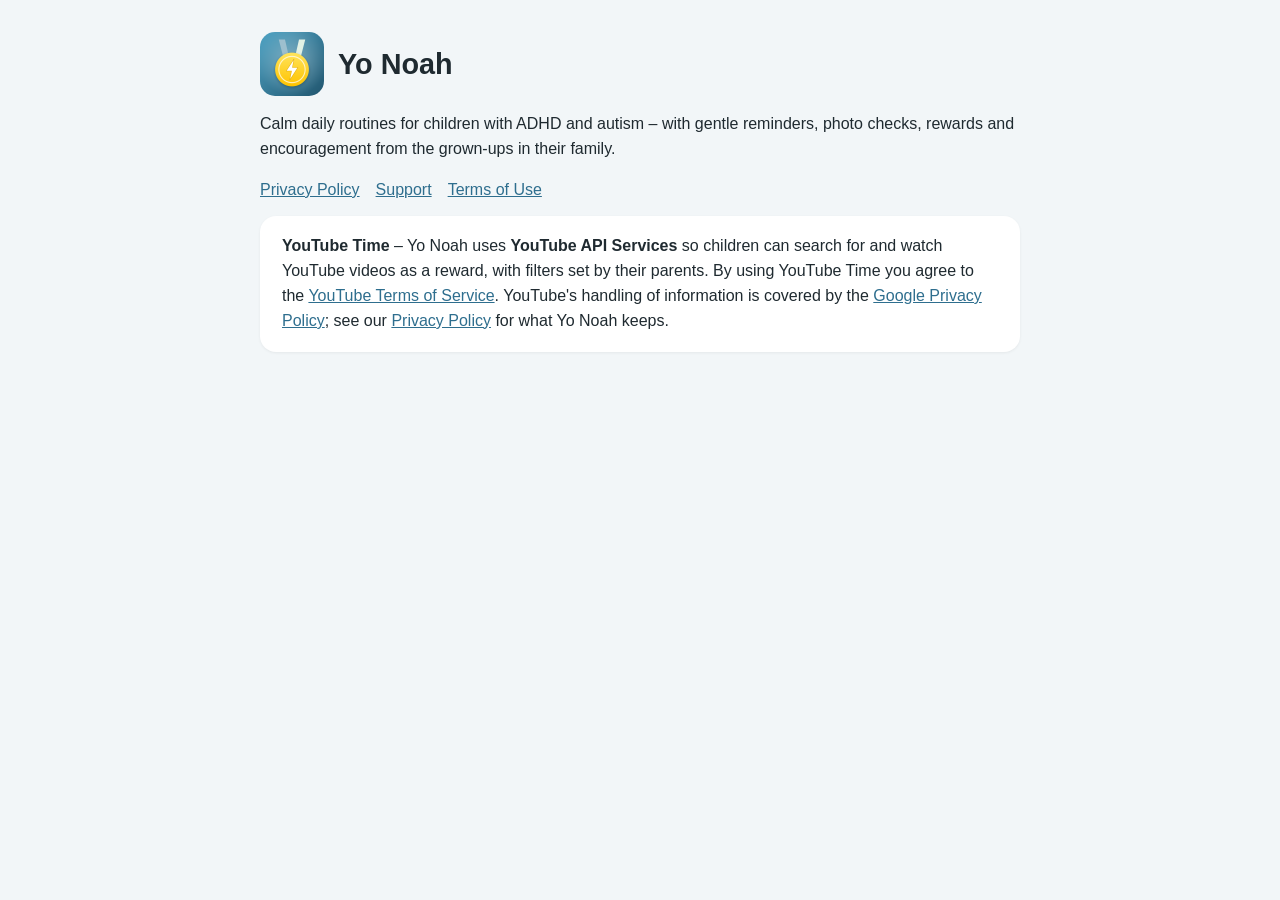
<file: index.html>
<!doctype html>
<html lang="en-GB"><head><meta charset="utf-8"><meta name="viewport" content="width=device-width,initial-scale=1">
<title>Yo Noah</title><link rel="stylesheet" href="style.css"></head>
<body><main>
<header><img src="icon.png" alt=""><h1>Yo Noah</h1></header>
<p>Calm daily routines for children with ADHD and autism – with gentle reminders, photo checks, rewards and encouragement from the grown-ups in their family.</p>
<nav><a href="privacy.html">Privacy Policy</a><a href="support.html">Support</a><a href="terms.html">Terms of Use</a></nav>
<div class="card"><strong>YouTube Time</strong> – Yo Noah uses <strong>YouTube API Services</strong> so children can search for and watch YouTube videos as a reward, with filters set by their parents. By using YouTube Time you agree to the <a href="https://www.youtube.com/t/terms">YouTube Terms of Service</a>. YouTube's handling of information is covered by the <a href="https://policies.google.com/privacy">Google Privacy Policy</a>; see our <a href="privacy.html">Privacy Policy</a> for what Yo Noah keeps.</div>
</main></body></html>
</file>
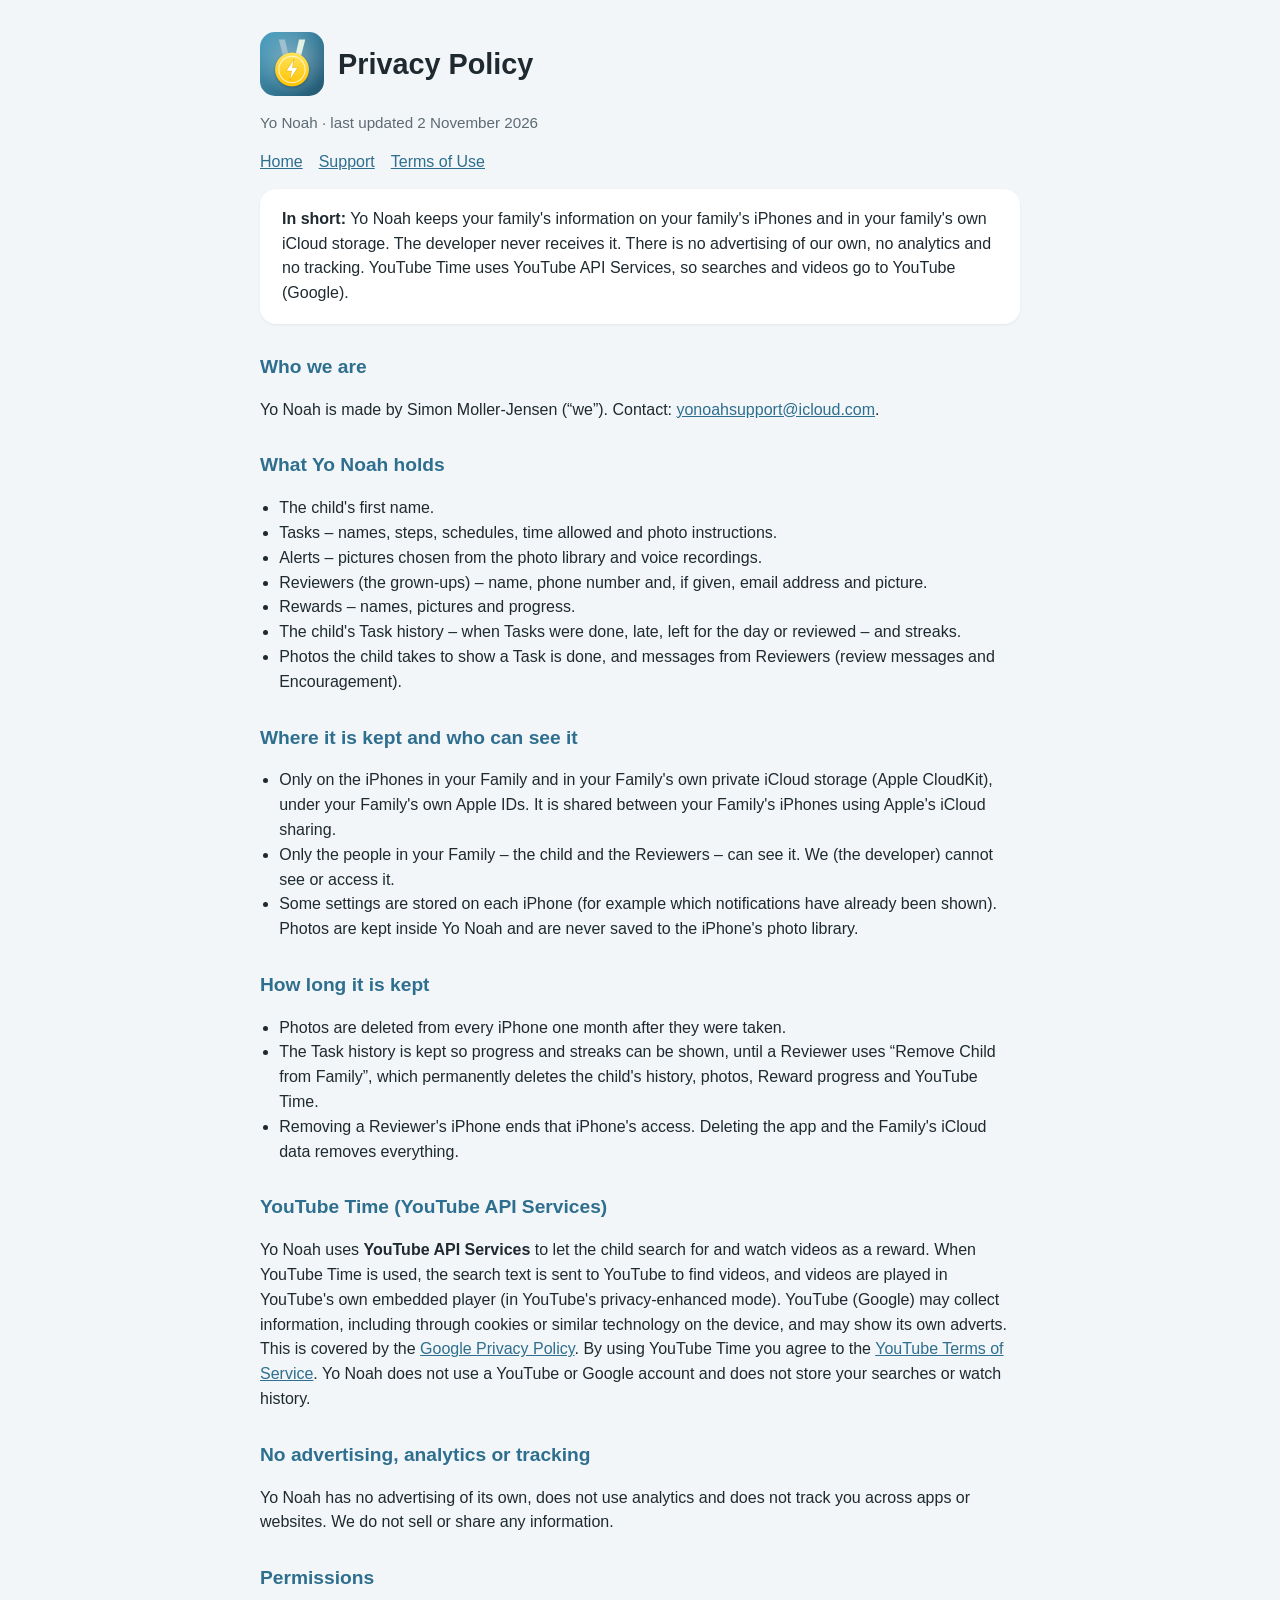
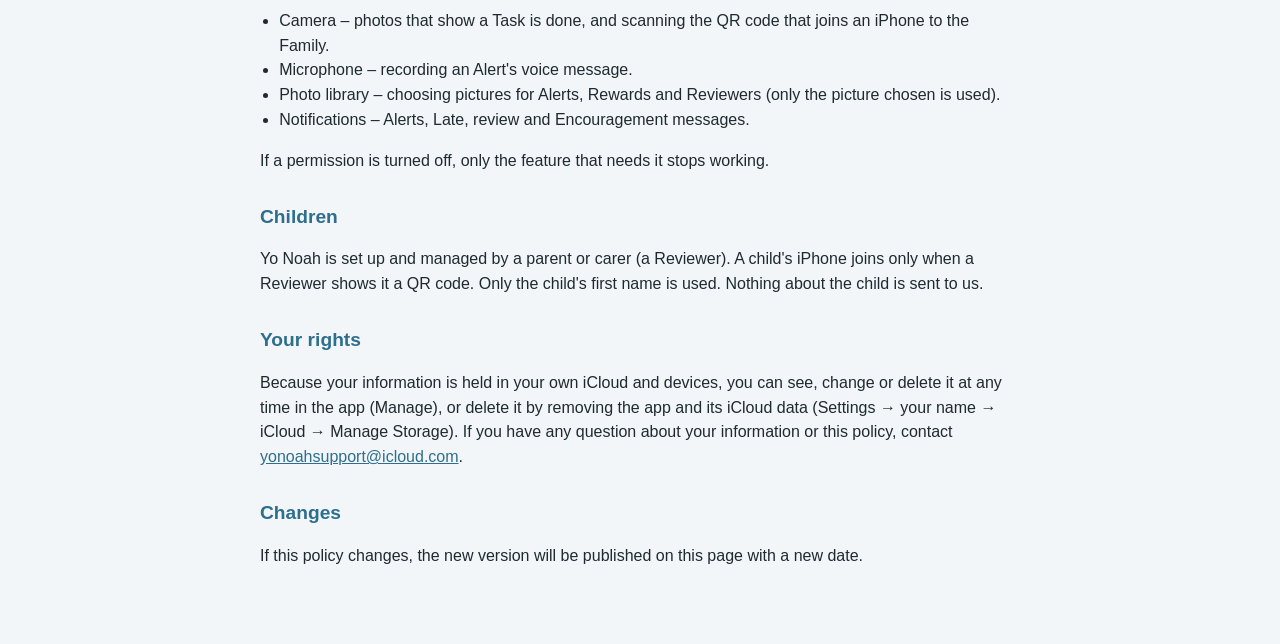
<file: privacy.html>
<!doctype html>
<html lang="en-GB"><head><meta charset="utf-8"><meta name="viewport" content="width=device-width,initial-scale=1">
<title>Yo Noah – Privacy Policy</title><link rel="stylesheet" href="style.css"></head>
<body><main>
<header><img src="icon.png" alt=""><h1>Privacy Policy</h1></header>
<p class="muted">Yo Noah · last updated 2 November 2026</p>
<nav><a href="index.html">Home</a><a href="support.html">Support</a><a href="terms.html">Terms of Use</a></nav>

<div class="card"><strong>In short:</strong> Yo Noah keeps your family's information on your family's iPhones and in your family's own iCloud storage. The developer never receives it. There is no advertising of our own, no analytics and no tracking. YouTube Time uses YouTube API Services, so searches and videos go to YouTube (Google).</div>

<h2>Who we are</h2>
<p>Yo Noah is made by Simon Moller-Jensen (“we”). Contact: <a href="mailto:yonoahsupport@icloud.com">yonoahsupport@icloud.com</a>.</p>

<h2>What Yo Noah holds</h2>
<ul>
<li>The child's first name.</li>
<li>Tasks – names, steps, schedules, time allowed and photo instructions.</li>
<li>Alerts – pictures chosen from the photo library and voice recordings.</li>
<li>Reviewers (the grown-ups) – name, phone number and, if given, email address and picture.</li>
<li>Rewards – names, pictures and progress.</li>
<li>The child's Task history – when Tasks were done, late, left for the day or reviewed – and streaks.</li>
<li>Photos the child takes to show a Task is done, and messages from Reviewers (review messages and Encouragement).</li>
</ul>

<h2>Where it is kept and who can see it</h2>
<ul>
<li>Only on the iPhones in your Family and in your Family's own private iCloud storage (Apple CloudKit), under your Family's own Apple IDs. It is shared between your Family's iPhones using Apple's iCloud sharing.</li>
<li>Only the people in your Family – the child and the Reviewers – can see it. We (the developer) cannot see or access it.</li>
<li>Some settings are stored on each iPhone (for example which notifications have already been shown). Photos are kept inside Yo Noah and are never saved to the iPhone's photo library.</li>
</ul>

<h2>How long it is kept</h2>
<ul>
<li>Photos are deleted from every iPhone one month after they were taken.</li>
<li>The Task history is kept so progress and streaks can be shown, until a Reviewer uses “Remove Child from Family”, which permanently deletes the child's history, photos, Reward progress and YouTube Time.</li>
<li>Removing a Reviewer's iPhone ends that iPhone's access. Deleting the app and the Family's iCloud data removes everything.</li>
</ul>

<h2>YouTube Time (YouTube API Services)</h2>
<p>Yo Noah uses <strong>YouTube API Services</strong> to let the child search for and watch videos as a reward. When YouTube Time is used, the search text is sent to YouTube to find videos, and videos are played in YouTube's own embedded player (in YouTube's privacy-enhanced mode). YouTube (Google) may collect information, including through cookies or similar technology on the device, and may show its own adverts. This is covered by the <a href="https://policies.google.com/privacy">Google Privacy Policy</a>. By using YouTube Time you agree to the <a href="https://www.youtube.com/t/terms">YouTube Terms of Service</a>. Yo Noah does not use a YouTube or Google account and does not store your searches or watch history.</p>

<h2>No advertising, analytics or tracking</h2>
<p>Yo Noah has no advertising of its own, does not use analytics and does not track you across apps or websites. We do not sell or share any information.</p>

<h2>Permissions</h2>
<ul>
<li>Camera – photos that show a Task is done, and scanning the QR code that joins an iPhone to the Family.</li>
<li>Microphone – recording an Alert's voice message.</li>
<li>Photo library – choosing pictures for Alerts, Rewards and Reviewers (only the picture chosen is used).</li>
<li>Notifications – Alerts, Late, review and Encouragement messages.</li>
</ul>
<p>If a permission is turned off, only the feature that needs it stops working.</p>

<h2>Children</h2>
<p>Yo Noah is set up and managed by a parent or carer (a Reviewer). A child's iPhone joins only when a Reviewer shows it a QR code. Only the child's first name is used. Nothing about the child is sent to us.</p>

<h2>Your rights</h2>
<p>Because your information is held in your own iCloud and devices, you can see, change or delete it at any time in the app (Manage), or delete it by removing the app and its iCloud data (Settings → your name → iCloud → Manage Storage). If you have any question about your information or this policy, contact <a href="mailto:yonoahsupport@icloud.com">yonoahsupport@icloud.com</a>.</p>

<h2>Changes</h2>
<p>If this policy changes, the new version will be published on this page with a new date.</p>
</main></body></html>
</file>
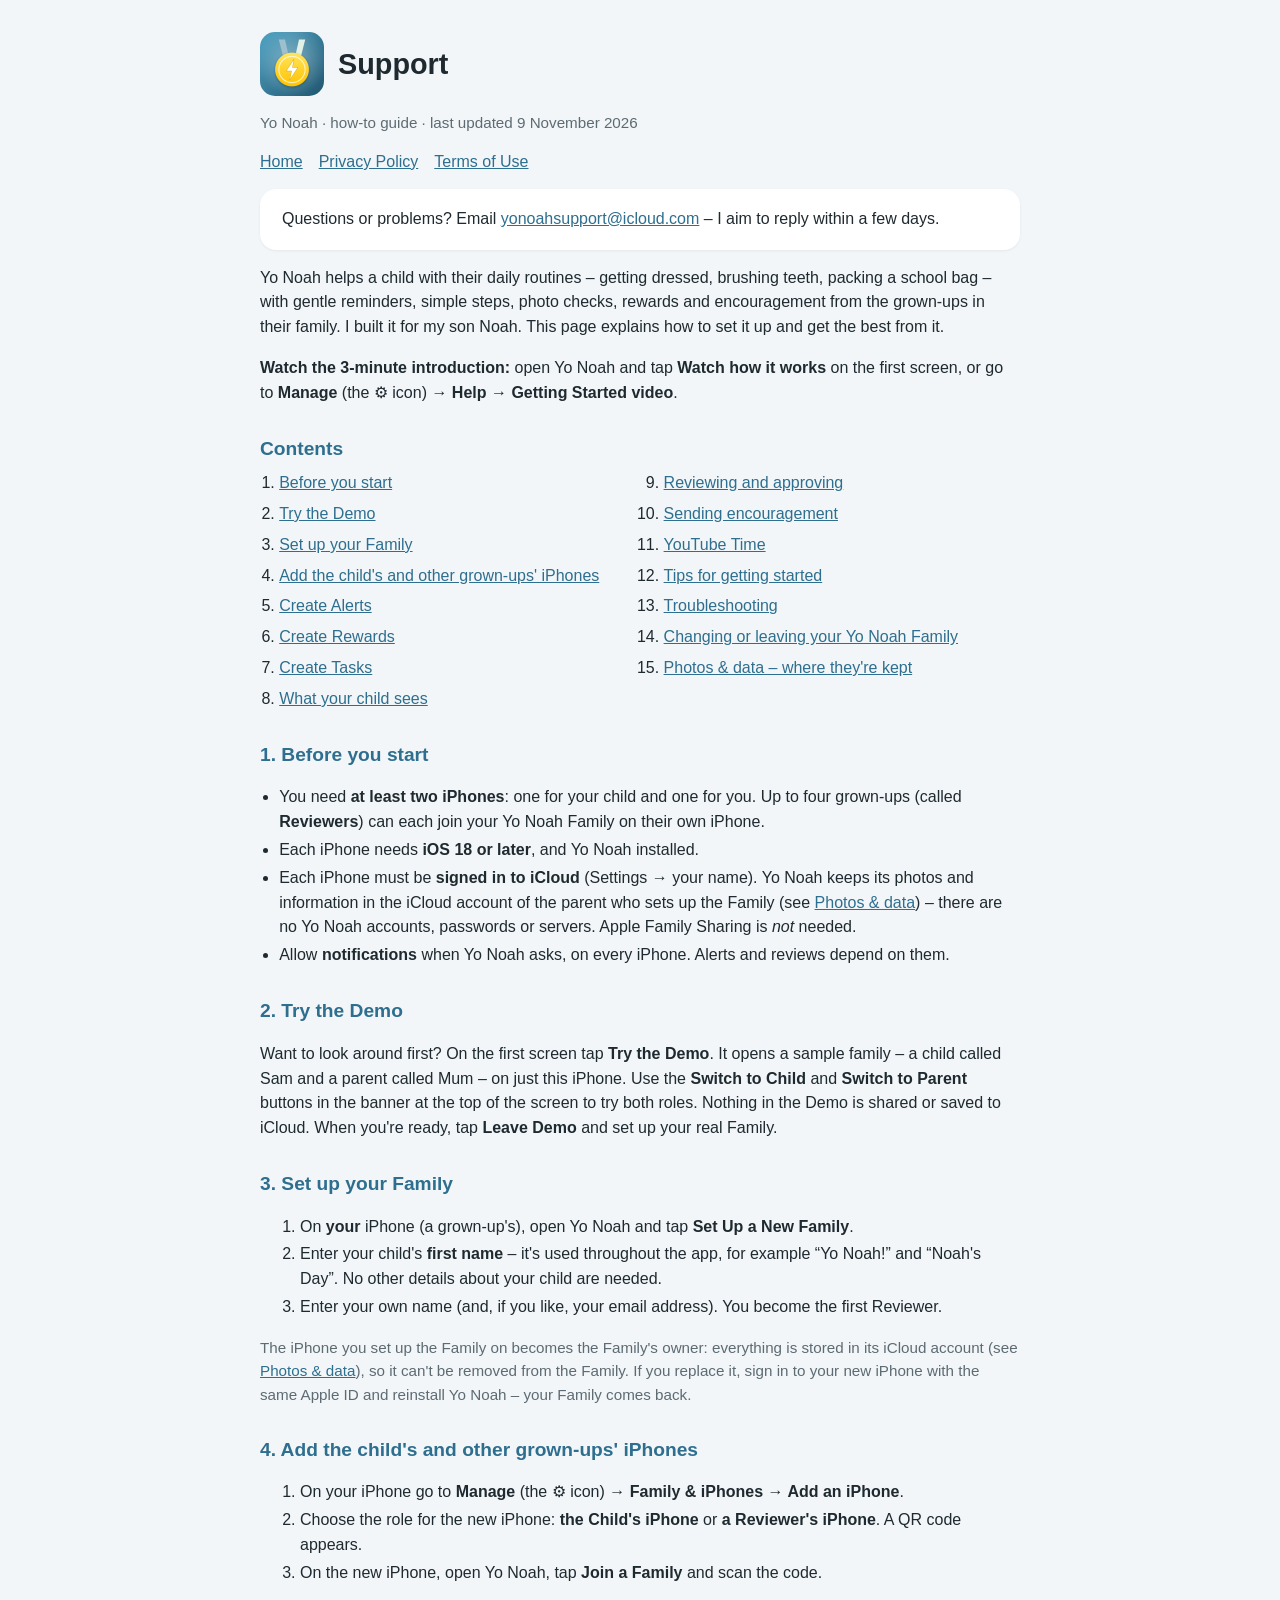
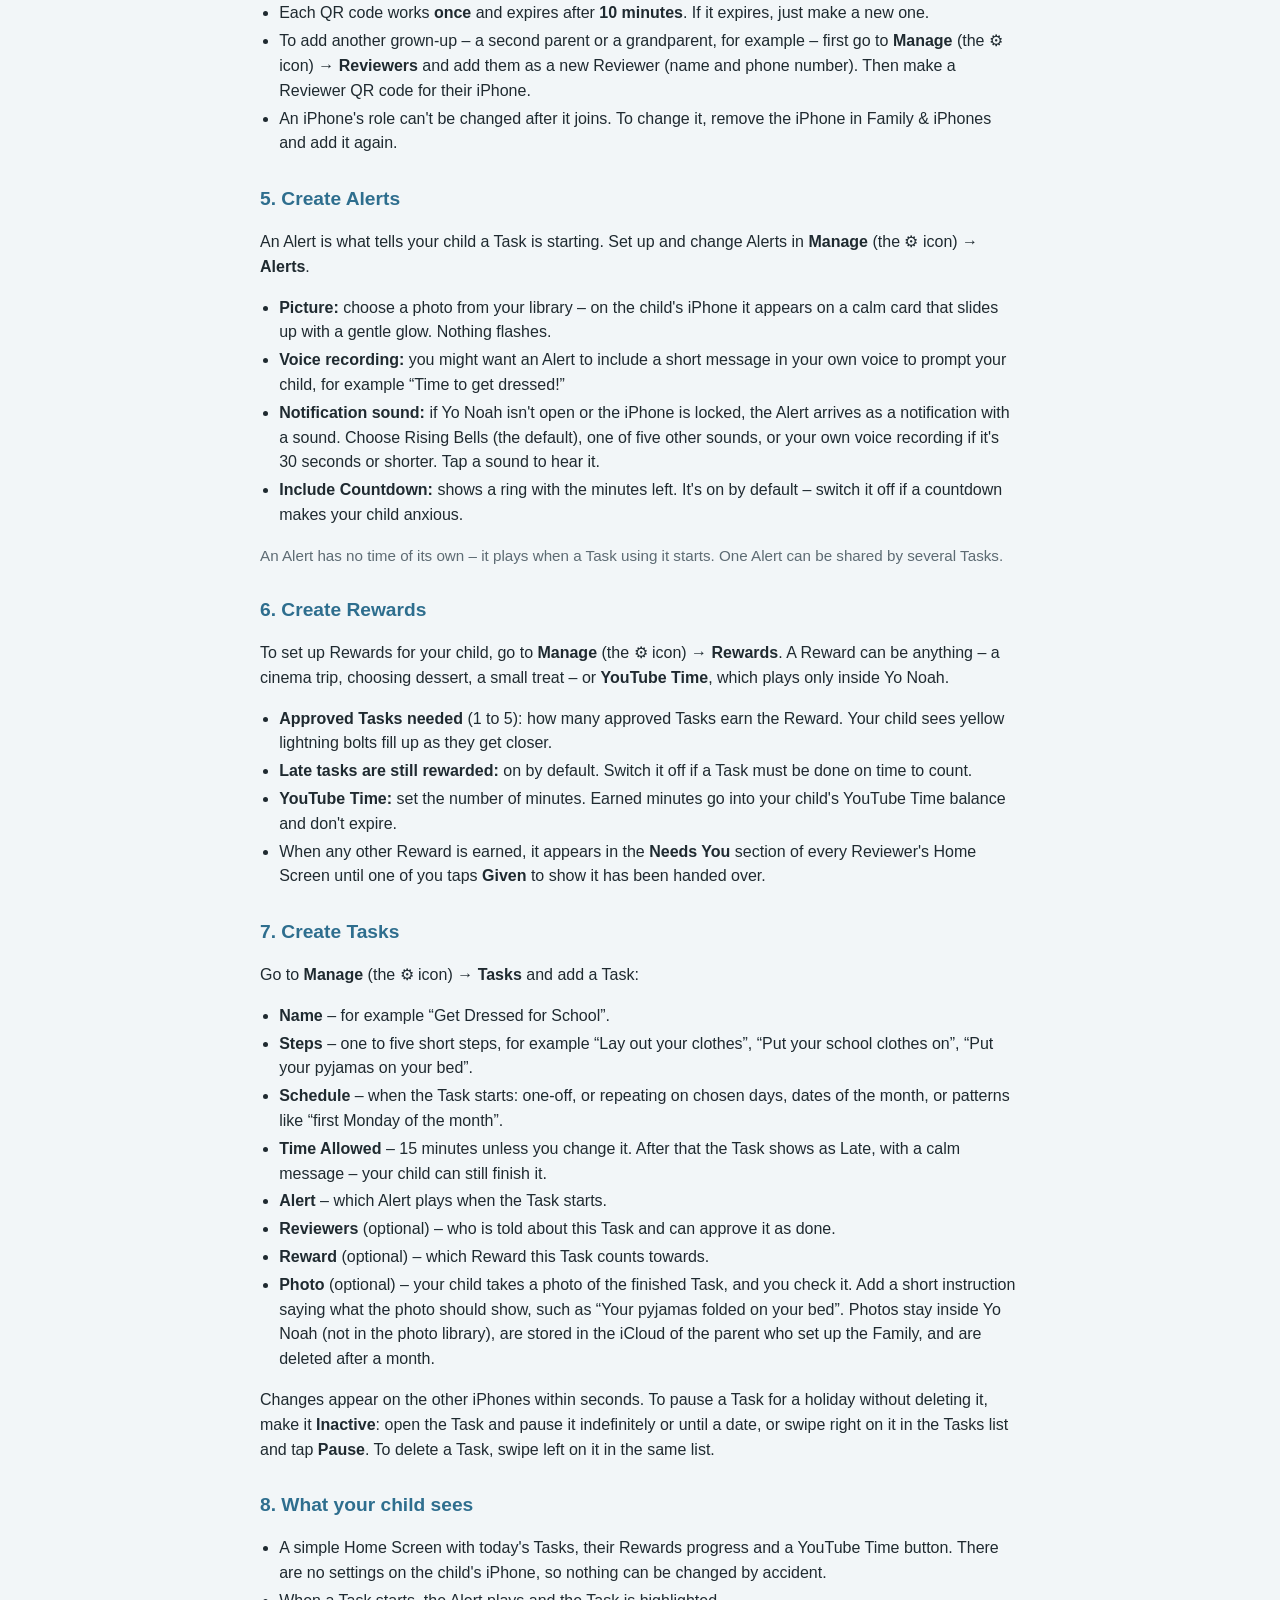
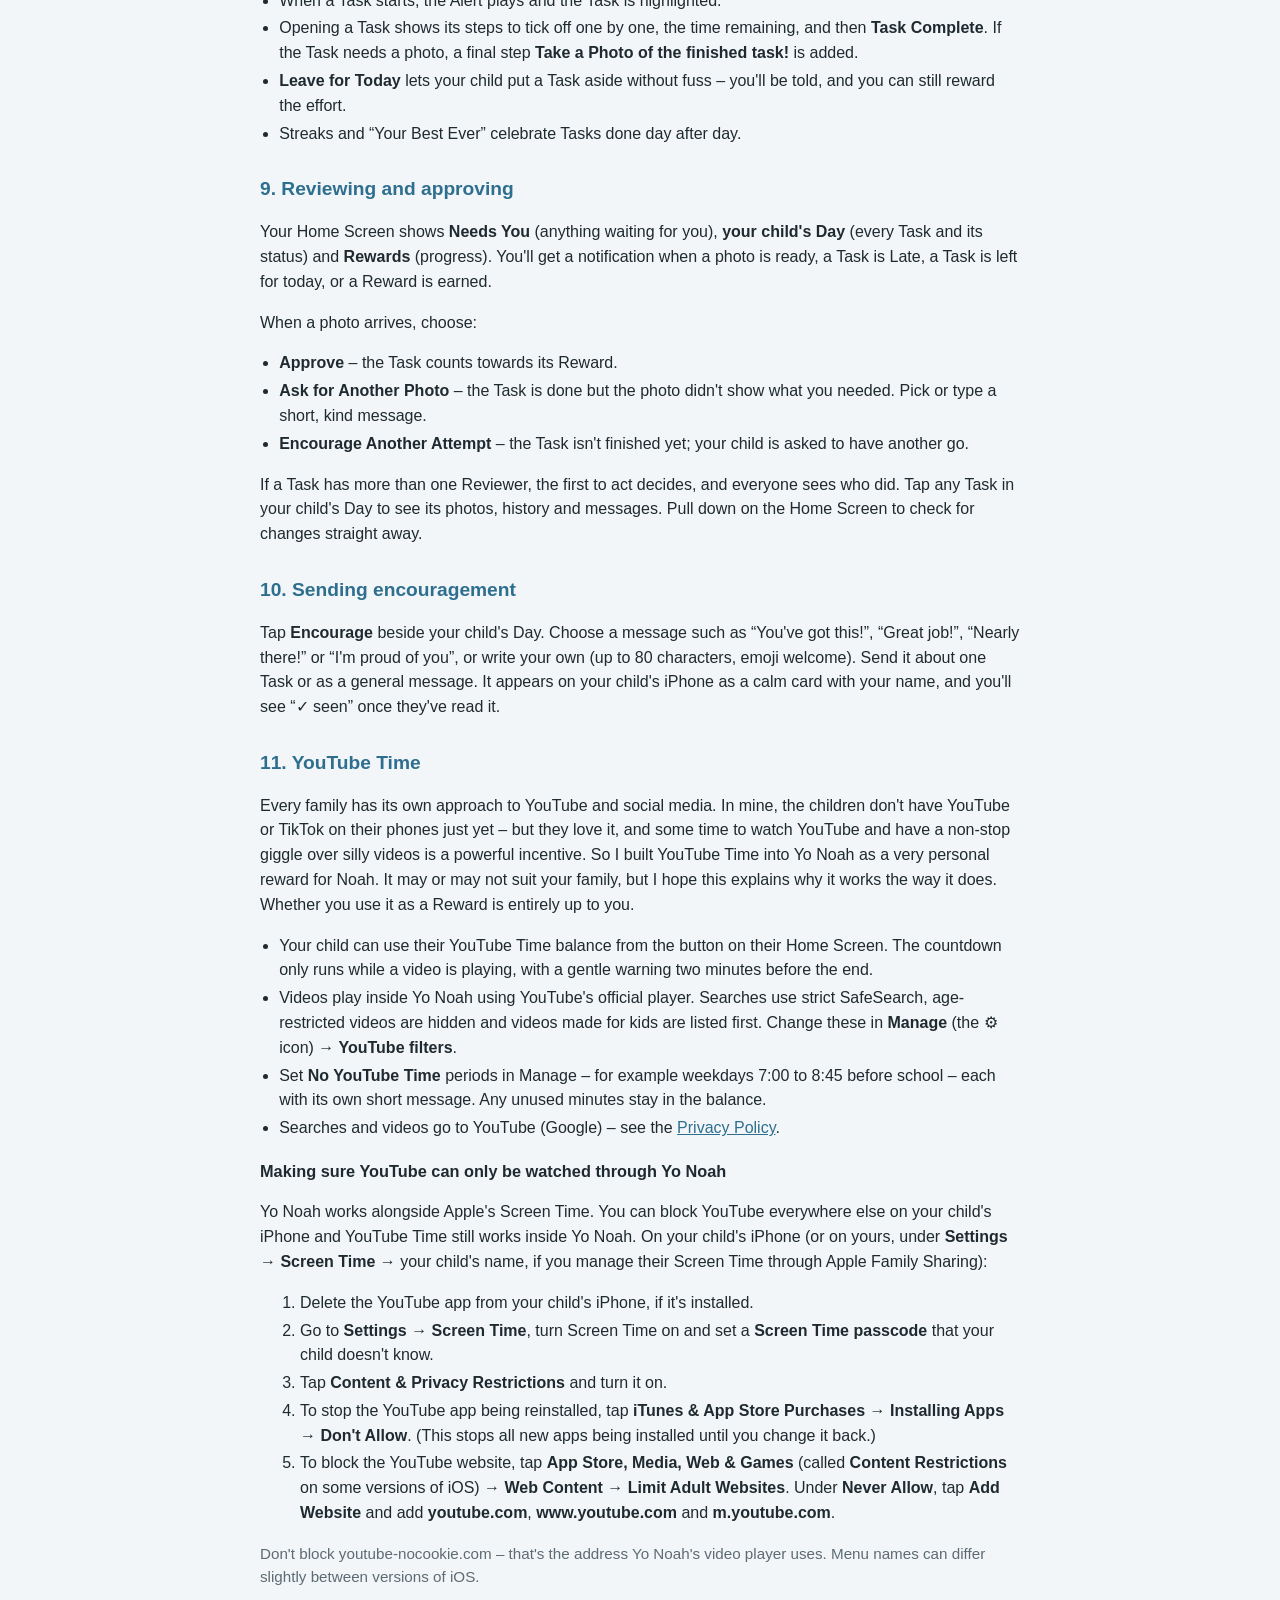
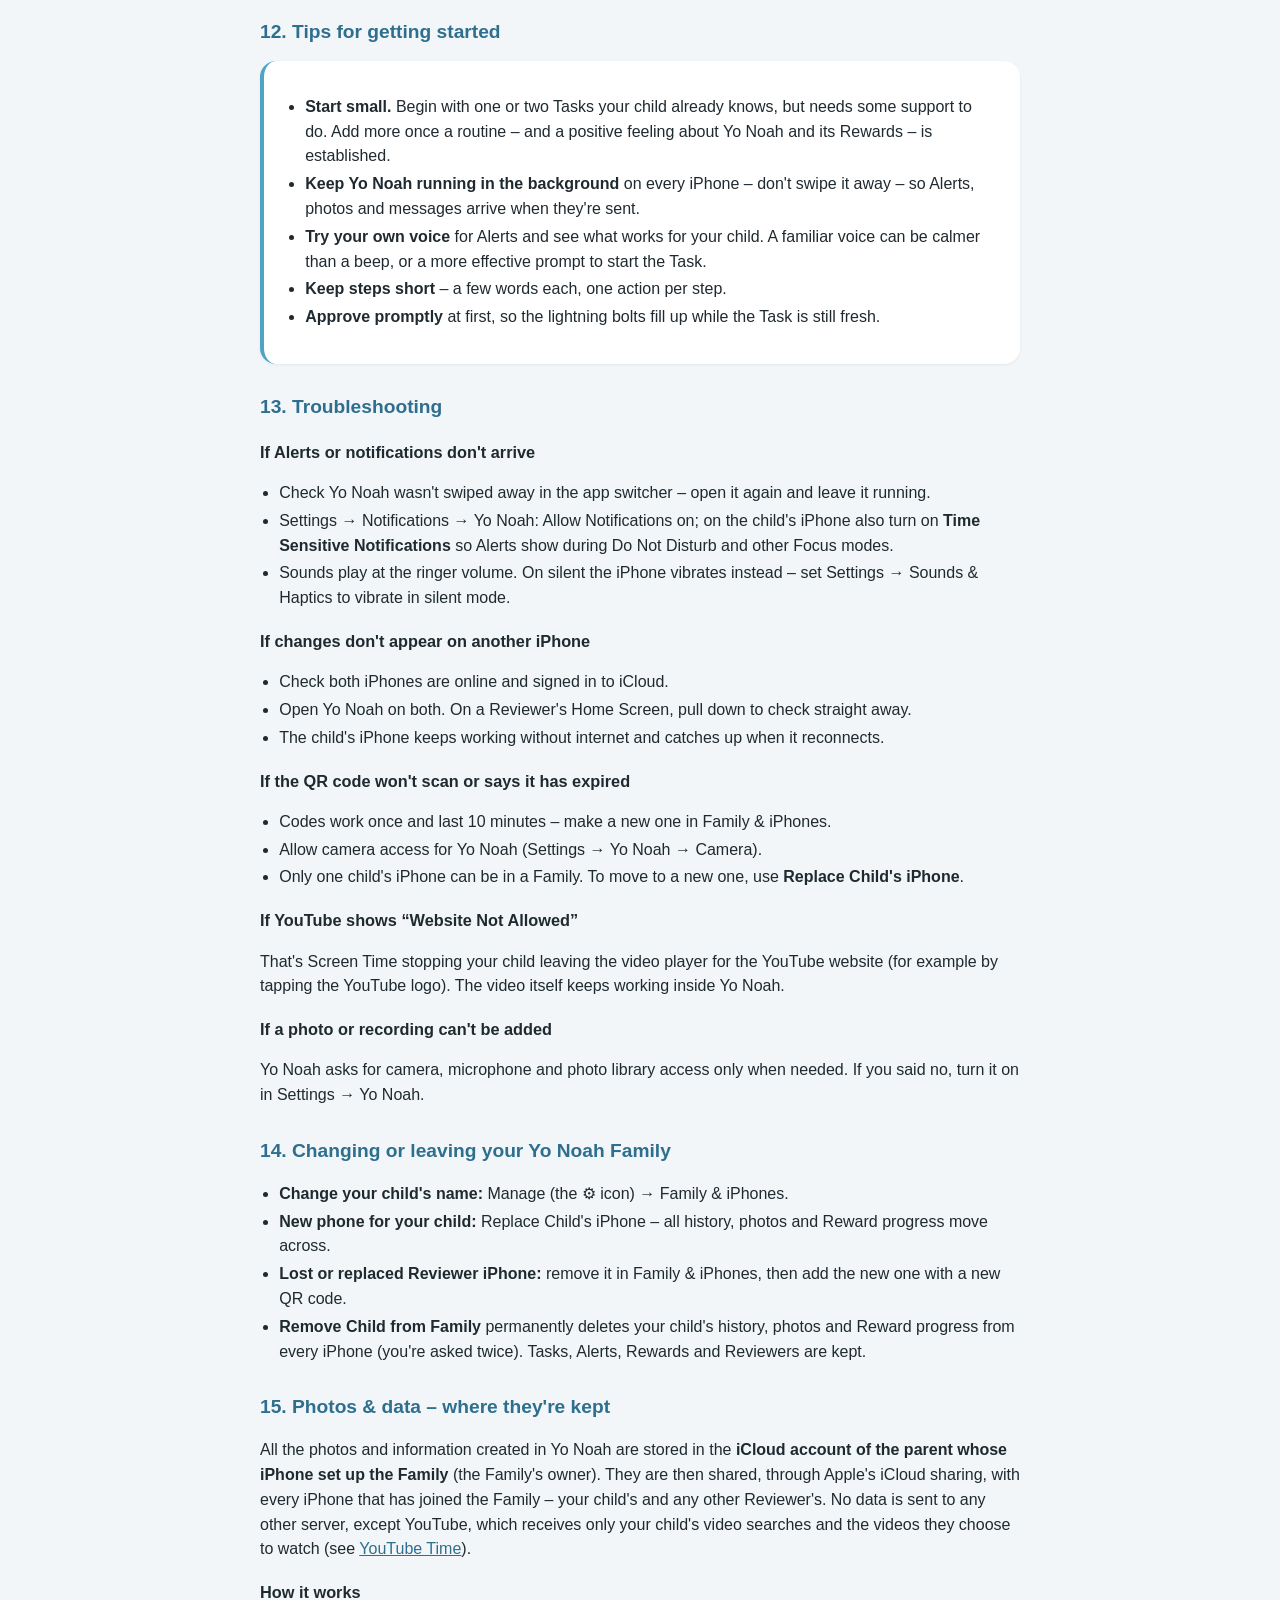
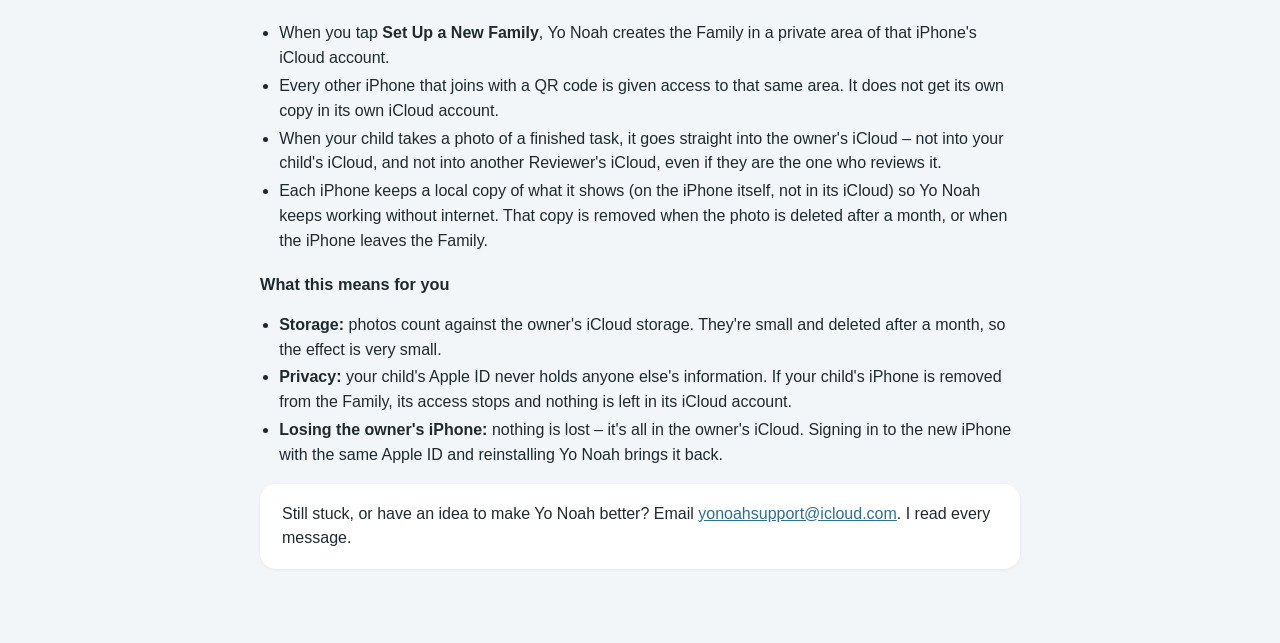
<file: support.html>
<!doctype html>
<html lang="en-GB"><head><meta charset="utf-8"><meta name="viewport" content="width=device-width,initial-scale=1">
<title>Yo Noah – Support and How-to Guide</title><link rel="stylesheet" href="style.css">
<style>
.toc{columns:2;column-gap:28px;padding-left:1.2rem;margin:6px 0}
@media (max-width:560px){.toc{columns:1}}
h3{font-size:1.02rem;margin:18px 0 4px}
.tip{border-left:4px solid #4FA3C4}
li{margin:3px 0}
.toc li{margin:0 0 6px;break-inside:avoid}
</style></head>
<body><main>
<header><img src="icon.png" alt=""><h1>Support</h1></header>
<p class="muted">Yo Noah · how-to guide · last updated 9 November 2026</p>
<nav><a href="index.html">Home</a><a href="privacy.html">Privacy Policy</a><a href="terms.html">Terms of Use</a></nav>

<div class="card">Questions or problems? Email <a href="mailto:yonoahsupport@icloud.com">yonoahsupport@icloud.com</a> – I aim to reply within a few days.</div>

<p>Yo Noah helps a child with their daily routines – getting dressed, brushing teeth, packing a school bag – with gentle reminders, simple steps, photo checks, rewards and encouragement from the grown-ups in their family. I built it for my son Noah. This page explains how to set it up and get the best from it.</p>

<p><strong>Watch the 3-minute introduction:</strong> open Yo Noah and tap <strong>Watch how it works</strong> on the first screen, or go to <strong>Manage</strong> (the ⚙︎ icon) <strong>→ Help → Getting Started video</strong>.</p>

<h2>Contents</h2>
<ol class="toc">
<li><a href="#before">Before you start</a></li>
<li><a href="#demo">Try the Demo</a></li>
<li><a href="#family">Set up your Family</a></li>
<li><a href="#iphones">Add the child's and other grown-ups' iPhones</a></li>
<li><a href="#alerts">Create Alerts</a></li>
<li><a href="#rewards">Create Rewards</a></li>
<li><a href="#tasks">Create Tasks</a></li>
<li><a href="#child">What your child sees</a></li>
<li><a href="#review">Reviewing and approving</a></li>
<li><a href="#encourage">Sending encouragement</a></li>
<li><a href="#youtube">YouTube Time</a></li>
<li><a href="#tips">Tips for getting started</a></li>
<li><a href="#trouble">Troubleshooting</a></li>
<li><a href="#manage">Changing or leaving your Yo Noah Family</a></li>
<li><a href="#data">Photos &amp; data – where they're kept</a></li>
</ol>

<h2 id="before">1. Before you start</h2>
<ul>
<li>You need <strong>at least two iPhones</strong>: one for your child and one for you. Up to four grown-ups (called <strong>Reviewers</strong>) can each join your Yo Noah Family on their own iPhone.</li>
<li>Each iPhone needs <strong>iOS 18 or later</strong>, and Yo Noah installed.</li>
<li>Each iPhone must be <strong>signed in to iCloud</strong> (Settings → your name). Yo Noah keeps its photos and information in the iCloud account of the parent who sets up the Family (see <a href="#data">Photos &amp; data</a>) – there are no Yo Noah accounts, passwords or servers. Apple Family Sharing is <em>not</em> needed.</li>
<li>Allow <strong>notifications</strong> when Yo Noah asks, on every iPhone. Alerts and reviews depend on them.</li>
</ul>

<h2 id="demo">2. Try the Demo</h2>
<p>Want to look around first? On the first screen tap <strong>Try the Demo</strong>. It opens a sample family – a child called Sam and a parent called Mum – on just this iPhone. Use the <strong>Switch to Child</strong> and <strong>Switch to Parent</strong> buttons in the banner at the top of the screen to try both roles. Nothing in the Demo is shared or saved to iCloud. When you're ready, tap <strong>Leave Demo</strong> and set up your real Family.</p>

<h2 id="family">3. Set up your Family</h2>
<ol>
<li>On <strong>your</strong> iPhone (a grown-up's), open Yo Noah and tap <strong>Set Up a New Family</strong>.</li>
<li>Enter your child's <strong>first name</strong> – it's used throughout the app, for example “Yo Noah!” and “Noah's Day”. No other details about your child are needed.</li>
<li>Enter your own name (and, if you like, your email address). You become the first Reviewer.</li>
</ol>
<p class="muted">The iPhone you set up the Family on becomes the Family's owner: everything is stored in its iCloud account (see <a href="#data">Photos &amp; data</a>), so it can't be removed from the Family. If you replace it, sign in to your new iPhone with the same Apple ID and reinstall Yo Noah – your Family comes back.</p>

<h2 id="iphones">4. Add the child's and other grown-ups' iPhones</h2>
<ol>
<li>On your iPhone go to <strong>Manage</strong> (the ⚙︎ icon) <strong>→ Family &amp; iPhones → Add an iPhone</strong>.</li>
<li>Choose the role for the new iPhone: <strong>the Child's iPhone</strong> or <strong>a Reviewer's iPhone</strong>. A QR code appears.</li>
<li>On the new iPhone, open Yo Noah, tap <strong>Join a Family</strong> and scan the code.</li>
</ol>
<ul>
<li>Each QR code works <strong>once</strong> and expires after <strong>10 minutes</strong>. If it expires, just make a new one.</li>
<li>To add another grown-up – a second parent or a grandparent, for example – first go to <strong>Manage</strong> (the ⚙︎ icon) <strong>→ Reviewers</strong> and add them as a new Reviewer (name and phone number). Then make a Reviewer QR code for their iPhone.</li>
<li>An iPhone's role can't be changed after it joins. To change it, remove the iPhone in Family &amp; iPhones and add it again.</li>
</ul>

<h2 id="alerts">5. Create Alerts</h2>
<p>An Alert is what tells your child a Task is starting. Set up and change Alerts in <strong>Manage</strong> (the ⚙︎ icon) <strong>→ Alerts</strong>.</p>
<ul>
<li><strong>Picture:</strong> choose a photo from your library – on the child's iPhone it appears on a calm card that slides up with a gentle glow. Nothing flashes.</li>
<li><strong>Voice recording:</strong> you might want an Alert to include a short message in your own voice to prompt your child, for example “Time to get dressed!”</li>
<li><strong>Notification sound:</strong> if Yo Noah isn't open or the iPhone is locked, the Alert arrives as a notification with a sound. Choose Rising Bells (the default), one of five other sounds, or your own voice recording if it's 30 seconds or shorter. Tap a sound to hear it.</li>
<li><strong>Include Countdown:</strong> shows a ring with the minutes left. It's on by default – switch it off if a countdown makes your child anxious.</li>
</ul>
<p class="muted">An Alert has no time of its own – it plays when a Task using it starts. One Alert can be shared by several Tasks.</p>

<h2 id="rewards">6. Create Rewards</h2>
<p>To set up Rewards for your child, go to <strong>Manage</strong> (the ⚙︎ icon) <strong>→ Rewards</strong>. A Reward can be anything – a cinema trip, choosing dessert, a small treat – or <strong>YouTube Time</strong>, which plays only inside Yo Noah.</p>
<ul>
<li><strong>Approved Tasks needed</strong> (1 to 5): how many approved Tasks earn the Reward. Your child sees yellow lightning bolts fill up as they get closer.</li>
<li><strong>Late tasks are still rewarded:</strong> on by default. Switch it off if a Task must be done on time to count.</li>
<li><strong>YouTube Time:</strong> set the number of minutes. Earned minutes go into your child's YouTube Time balance and don't expire.</li>
<li>When any other Reward is earned, it appears in the <strong>Needs You</strong> section of every Reviewer's Home Screen until one of you taps <strong>Given</strong> to show it has been handed over.</li>
</ul>

<h2 id="tasks">7. Create Tasks</h2>
<p>Go to <strong>Manage</strong> (the ⚙︎ icon) <strong>→ Tasks</strong> and add a Task:</p>
<ul>
<li><strong>Name</strong> – for example “Get Dressed for School”.</li>
<li><strong>Steps</strong> – one to five short steps, for example “Lay out your clothes”, “Put your school clothes on”, “Put your pyjamas on your bed”.</li>
<li><strong>Schedule</strong> – when the Task starts: one-off, or repeating on chosen days, dates of the month, or patterns like “first Monday of the month”.</li>
<li><strong>Time Allowed</strong> – 15 minutes unless you change it. After that the Task shows as Late, with a calm message – your child can still finish it.</li>
<li><strong>Alert</strong> – which Alert plays when the Task starts.</li>
<li><strong>Reviewers</strong> (optional) – who is told about this Task and can approve it as done.</li>
<li><strong>Reward</strong> (optional) – which Reward this Task counts towards.</li>
<li><strong>Photo</strong> (optional) – your child takes a photo of the finished Task, and you check it. Add a short instruction saying what the photo should show, such as “Your pyjamas folded on your bed”. Photos stay inside Yo Noah (not in the photo library), are stored in the iCloud of the parent who set up the Family, and are deleted after a month.</li>
</ul>
<p>Changes appear on the other iPhones within seconds. To pause a Task for a holiday without deleting it, make it <strong>Inactive</strong>: open the Task and pause it indefinitely or until a date, or swipe right on it in the Tasks list and tap <strong>Pause</strong>. To delete a Task, swipe left on it in the same list.</p>

<h2 id="child">8. What your child sees</h2>
<ul>
<li>A simple Home Screen with today's Tasks, their Rewards progress and a YouTube Time button. There are no settings on the child's iPhone, so nothing can be changed by accident.</li>
<li>When a Task starts, the Alert plays and the Task is highlighted.</li>
<li>Opening a Task shows its steps to tick off one by one, the time remaining, and then <strong>Task Complete</strong>. If the Task needs a photo, a final step <strong>Take a Photo of the finished task!</strong> is added.</li>
<li><strong>Leave for Today</strong> lets your child put a Task aside without fuss – you'll be told, and you can still reward the effort.</li>
<li>Streaks and “Your Best Ever” celebrate Tasks done day after day.</li>
</ul>

<h2 id="review">9. Reviewing and approving</h2>
<p>Your Home Screen shows <strong>Needs You</strong> (anything waiting for you), <strong>your child's Day</strong> (every Task and its status) and <strong>Rewards</strong> (progress). You'll get a notification when a photo is ready, a Task is Late, a Task is left for today, or a Reward is earned.</p>
<p>When a photo arrives, choose:</p>
<ul>
<li><strong>Approve</strong> – the Task counts towards its Reward.</li>
<li><strong>Ask for Another Photo</strong> – the Task is done but the photo didn't show what you needed. Pick or type a short, kind message.</li>
<li><strong>Encourage Another Attempt</strong> – the Task isn't finished yet; your child is asked to have another go.</li>
</ul>
<p>If a Task has more than one Reviewer, the first to act decides, and everyone sees who did. Tap any Task in your child's Day to see its photos, history and messages. Pull down on the Home Screen to check for changes straight away.</p>

<h2 id="encourage">10. Sending encouragement</h2>
<p>Tap <strong>Encourage</strong> beside your child's Day. Choose a message such as “You've got this!”, “Great job!”, “Nearly there!” or “I'm proud of you”, or write your own (up to 80 characters, emoji welcome). Send it about one Task or as a general message. It appears on your child's iPhone as a calm card with your name, and you'll see “✓ seen” once they've read it.</p>

<h2 id="youtube">11. YouTube Time</h2>
<p>Every family has its own approach to YouTube and social media. In mine, the children don't have YouTube or TikTok on their phones just yet – but they love it, and some time to watch YouTube and have a non-stop giggle over silly videos is a powerful incentive. So I built YouTube Time into Yo Noah as a very personal reward for Noah. It may or may not suit your family, but I hope this explains why it works the way it does. Whether you use it as a Reward is entirely up to you.</p>
<ul>
<li>Your child can use their YouTube Time balance from the button on their Home Screen. The countdown only runs while a video is playing, with a gentle warning two minutes before the end.</li>
<li>Videos play inside Yo Noah using YouTube's official player. Searches use strict SafeSearch, age-restricted videos are hidden and videos made for kids are listed first. Change these in <strong>Manage</strong> (the ⚙︎ icon) <strong>→ YouTube filters</strong>.</li>
<li>Set <strong>No YouTube Time</strong> periods in Manage – for example weekdays 7:00 to 8:45 before school – each with its own short message. Any unused minutes stay in the balance.</li>
<li>Searches and videos go to YouTube (Google) – see the <a href="privacy.html">Privacy Policy</a>.</li>
</ul>
<h3>Making sure YouTube can only be watched through Yo Noah</h3>
<p>Yo Noah works alongside Apple's Screen Time. You can block YouTube everywhere else on your child's iPhone and YouTube Time still works inside Yo Noah. On your child's iPhone (or on yours, under <strong>Settings → Screen Time →</strong> your child's name, if you manage their Screen Time through Apple Family Sharing):</p>
<ol>
<li>Delete the YouTube app from your child's iPhone, if it's installed.</li>
<li>Go to <strong>Settings → Screen Time</strong>, turn Screen Time on and set a <strong>Screen Time passcode</strong> that your child doesn't know.</li>
<li>Tap <strong>Content &amp; Privacy Restrictions</strong> and turn it on.</li>
<li>To stop the YouTube app being reinstalled, tap <strong>iTunes &amp; App Store Purchases → Installing Apps → Don't Allow</strong>. (This stops all new apps being installed until you change it back.)</li>
<li>To block the YouTube website, tap <strong>App Store, Media, Web &amp; Games</strong> (called <strong>Content Restrictions</strong> on some versions of iOS) <strong>→ Web Content → Limit Adult Websites</strong>. Under <strong>Never Allow</strong>, tap <strong>Add Website</strong> and add <strong>youtube.com</strong>, <strong>www.youtube.com</strong> and <strong>m.youtube.com</strong>.</li>
</ol>
<p class="muted">Don't block youtube-nocookie.com – that's the address Yo Noah's video player uses. Menu names can differ slightly between versions of iOS.</p>

<h2 id="tips">12. Tips for getting started</h2>
<div class="card tip">
<ul>
<li><strong>Start small.</strong> Begin with one or two Tasks your child already knows, but needs some support to do. Add more once a routine – and a positive feeling about Yo Noah and its Rewards – is established.</li>
<li><strong>Keep Yo Noah running in the background</strong> on every iPhone – don't swipe it away – so Alerts, photos and messages arrive when they're sent.</li>
<li><strong>Try your own voice</strong> for Alerts and see what works for your child. A familiar voice can be calmer than a beep, or a more effective prompt to start the Task.</li>
<li><strong>Keep steps short</strong> – a few words each, one action per step.</li>
<li><strong>Approve promptly</strong> at first, so the lightning bolts fill up while the Task is still fresh.</li>
</ul>
</div>

<h2 id="trouble">13. Troubleshooting</h2>
<h3>If Alerts or notifications don't arrive</h3>
<ul>
<li>Check Yo Noah wasn't swiped away in the app switcher – open it again and leave it running.</li>
<li>Settings → Notifications → Yo Noah: Allow Notifications on; on the child's iPhone also turn on <strong>Time Sensitive Notifications</strong> so Alerts show during Do Not Disturb and other Focus modes.</li>
<li>Sounds play at the ringer volume. On silent the iPhone vibrates instead – set Settings → Sounds &amp; Haptics to vibrate in silent mode.</li>
</ul>
<h3>If changes don't appear on another iPhone</h3>
<ul>
<li>Check both iPhones are online and signed in to iCloud.</li>
<li>Open Yo Noah on both. On a Reviewer's Home Screen, pull down to check straight away.</li>
<li>The child's iPhone keeps working without internet and catches up when it reconnects.</li>
</ul>
<h3>If the QR code won't scan or says it has expired</h3>
<ul>
<li>Codes work once and last 10 minutes – make a new one in Family &amp; iPhones.</li>
<li>Allow camera access for Yo Noah (Settings → Yo Noah → Camera).</li>
<li>Only one child's iPhone can be in a Family. To move to a new one, use <strong>Replace Child's iPhone</strong>.</li>
</ul>
<h3>If YouTube shows “Website Not Allowed”</h3>
<p>That's Screen Time stopping your child leaving the video player for the YouTube website (for example by tapping the YouTube logo). The video itself keeps working inside Yo Noah.</p>
<h3>If a photo or recording can't be added</h3>
<p>Yo Noah asks for camera, microphone and photo library access only when needed. If you said no, turn it on in Settings → Yo Noah.</p>

<h2 id="manage">14. Changing or leaving your Yo Noah Family</h2>
<ul>
<li><strong>Change your child's name:</strong> Manage (the ⚙︎ icon) → Family &amp; iPhones.</li>
<li><strong>New phone for your child:</strong> Replace Child's iPhone – all history, photos and Reward progress move across.</li>
<li><strong>Lost or replaced Reviewer iPhone:</strong> remove it in Family &amp; iPhones, then add the new one with a new QR code.</li>
<li><strong>Remove Child from Family</strong> permanently deletes your child's history, photos and Reward progress from every iPhone (you're asked twice). Tasks, Alerts, Rewards and Reviewers are kept.</li>
</ul>

<h2 id="data">15. Photos &amp; data – where they're kept</h2>
<p>All the photos and information created in Yo Noah are stored in the <strong>iCloud account of the parent whose iPhone set up the Family</strong> (the Family's owner). They are then shared, through Apple's iCloud sharing, with every iPhone that has joined the Family – your child's and any other Reviewer's. No data is sent to any other server, except YouTube, which receives only your child's video searches and the videos they choose to watch (see <a href="#youtube">YouTube Time</a>).</p>
<h3>How it works</h3>
<ul>
<li>When you tap <strong>Set Up a New Family</strong>, Yo Noah creates the Family in a private area of that iPhone's iCloud account.</li>
<li>Every other iPhone that joins with a QR code is given access to that same area. It does not get its own copy in its own iCloud account.</li>
<li>When your child takes a photo of a finished task, it goes straight into the owner's iCloud – not into your child's iCloud, and not into another Reviewer's iCloud, even if they are the one who reviews it.</li>
<li>Each iPhone keeps a local copy of what it shows (on the iPhone itself, not in its iCloud) so Yo Noah keeps working without internet. That copy is removed when the photo is deleted after a month, or when the iPhone leaves the Family.</li>
</ul>
<h3>What this means for you</h3>
<ul>
<li><strong>Storage:</strong> photos count against the owner's iCloud storage. They're small and deleted after a month, so the effect is very small.</li>
<li><strong>Privacy:</strong> your child's Apple ID never holds anyone else's information. If your child's iPhone is removed from the Family, its access stops and nothing is left in its iCloud account.</li>
<li><strong>Losing the owner's iPhone:</strong> nothing is lost – it's all in the owner's iCloud. Signing in to the new iPhone with the same Apple ID and reinstalling Yo Noah brings it back.</li>
</ul>

<div class="card">Still stuck, or have an idea to make Yo Noah better? Email <a href="mailto:yonoahsupport@icloud.com">yonoahsupport@icloud.com</a>. I read every message.</div>
</main></body></html>
</file>
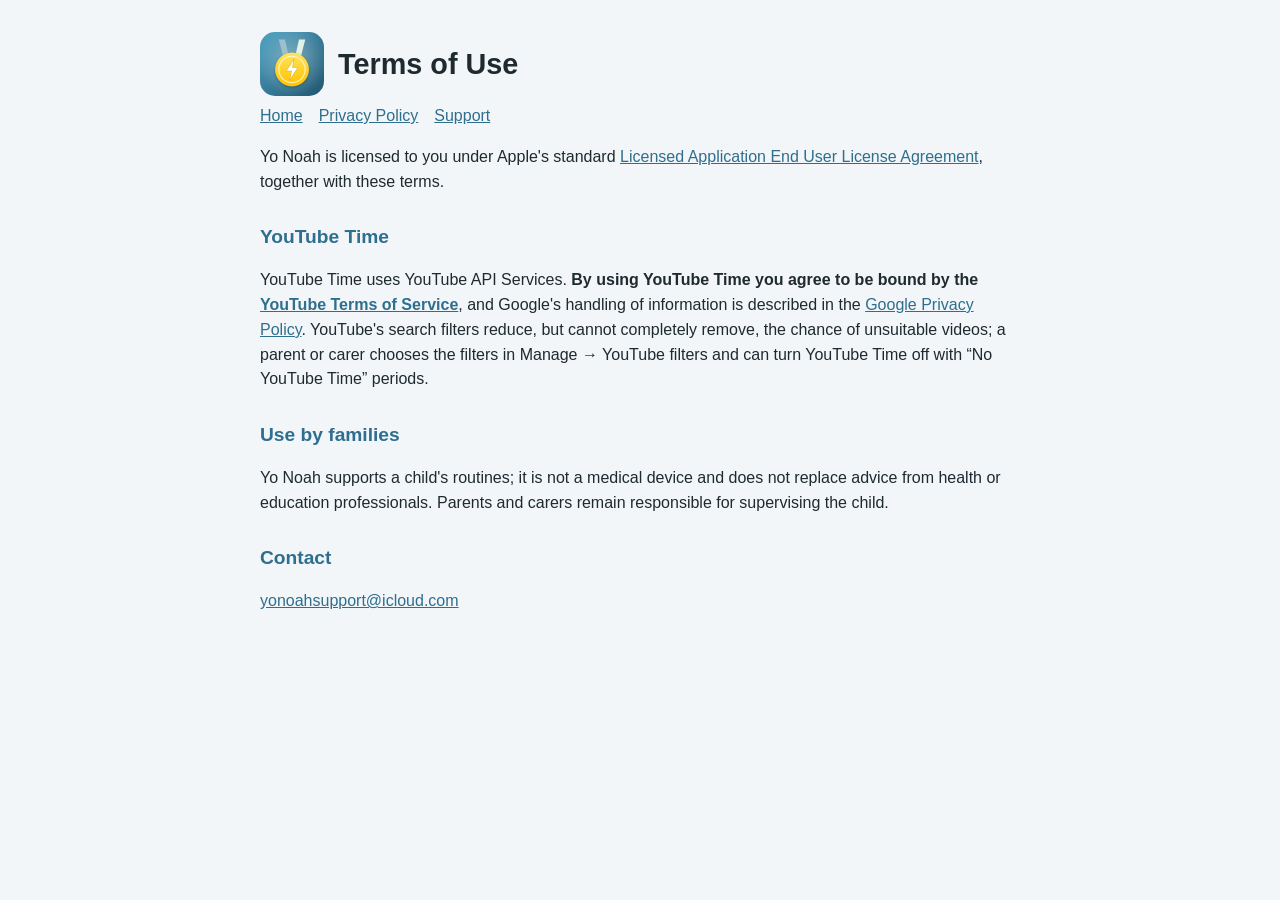
<file: terms.html>
<!doctype html>
<html lang="en-GB"><head><meta charset="utf-8"><meta name="viewport" content="width=device-width,initial-scale=1">
<title>Yo Noah – Terms of Use</title><link rel="stylesheet" href="style.css"></head>
<body><main>
<header><img src="icon.png" alt=""><h1>Terms of Use</h1></header>
<nav><a href="index.html">Home</a><a href="privacy.html">Privacy Policy</a><a href="support.html">Support</a></nav>
<p>Yo Noah is licensed to you under Apple's standard <a href="https://www.apple.com/legal/internet-services/itunes/dev/stdeula/">Licensed Application End User License Agreement</a>, together with these terms.</p>
<h2>YouTube Time</h2>
<p>YouTube Time uses YouTube API Services. <strong>By using YouTube Time you agree to be bound by the <a href="https://www.youtube.com/t/terms">YouTube Terms of Service</a></strong>, and Google's handling of information is described in the <a href="https://policies.google.com/privacy">Google Privacy Policy</a>. YouTube's search filters reduce, but cannot completely remove, the chance of unsuitable videos; a parent or carer chooses the filters in Manage → YouTube filters and can turn YouTube Time off with “No YouTube Time” periods.</p>
<h2>Use by families</h2>
<p>Yo Noah supports a child's routines; it is not a medical device and does not replace advice from health or education professionals. Parents and carers remain responsible for supervising the child.</p>
<h2>Contact</h2>
<p><a href="mailto:yonoahsupport@icloud.com">yonoahsupport@icloud.com</a></p>
</main></body></html>
</file>
<file: style.css>
body{margin:0;background:#F2F6F8;color:#1F2A30;font-family:-apple-system,BlinkMacSystemFont,"Segoe UI",Helvetica,Arial,sans-serif;line-height:1.55}
main{max-width:760px;margin:0 auto;padding:32px 20px 60px}
header{display:flex;align-items:center;gap:14px;margin-bottom:8px}
header img{width:64px;height:64px;border-radius:15px}
h1{font-size:1.8rem;margin:0}
h2{font-size:1.2rem;margin:28px 0 8px;color:#2E6E8E}
.card{background:#fff;border-radius:16px;padding:18px 22px;margin:14px 0;box-shadow:0 1px 3px rgba(0,0,0,.06)}
a{color:#2E6E8E}
.muted{color:#5D6B73;font-size:.95rem}
nav a{margin-right:16px}
ul{padding-left:1.2rem}
</file>
